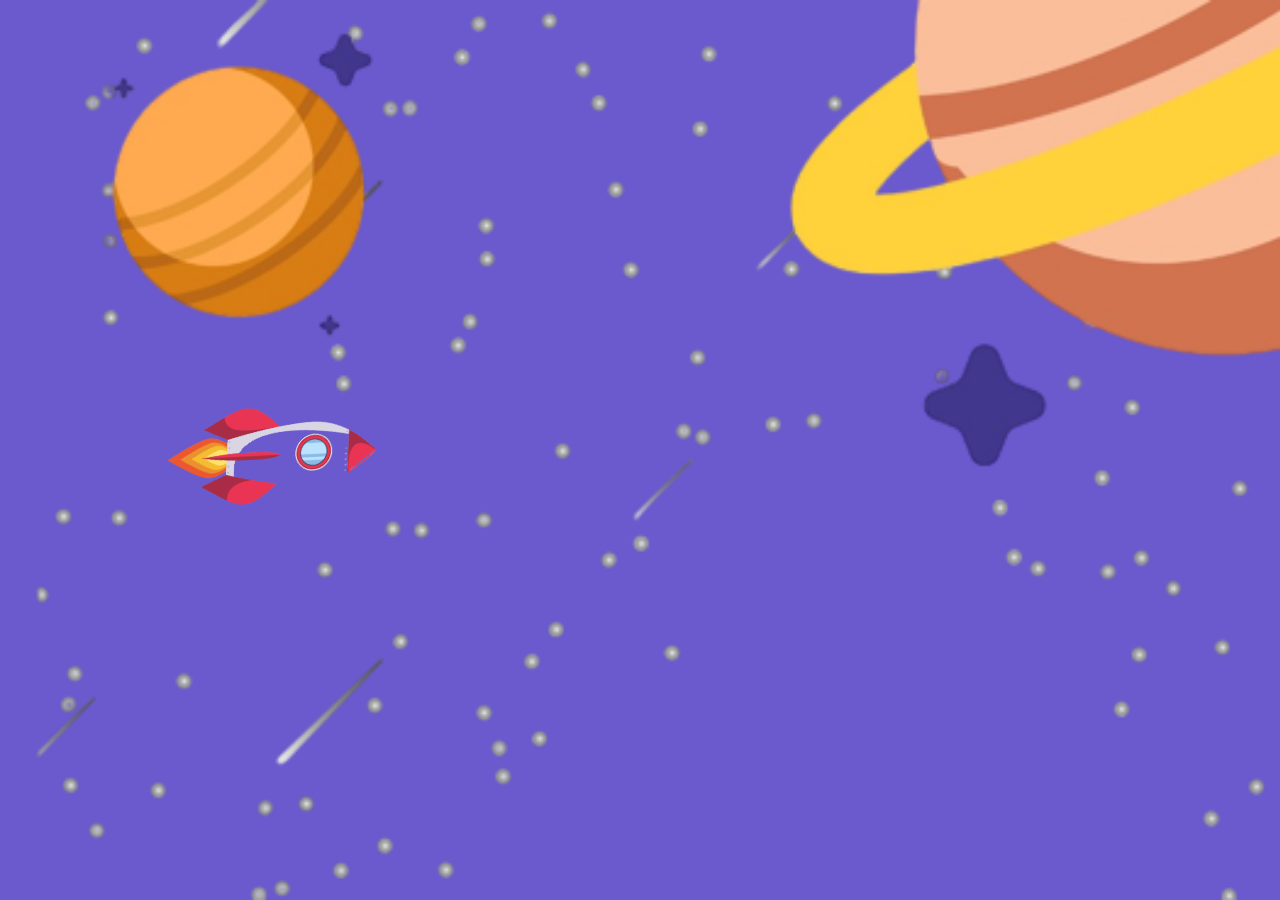
<file: index.html>
<!DOCTYPE html>
<html lang="en">
<head>
    <meta charset="UTF-8">
    <meta name="viewport" content="width=device-width, initial-scale=1.0">
    <title>RocketMan</title>
    <link rel="stylesheet" href="style.css">
</head>
<body>

    <div class="container">
        <div class="rocket">
            <img class="imrocket" src="rocket.png" alt="">
        </div>
        <div class="rocketman">
            <img src="man.png" alt="" class="man">
        </div>
    </div>
    
</body>
</html>
</file>
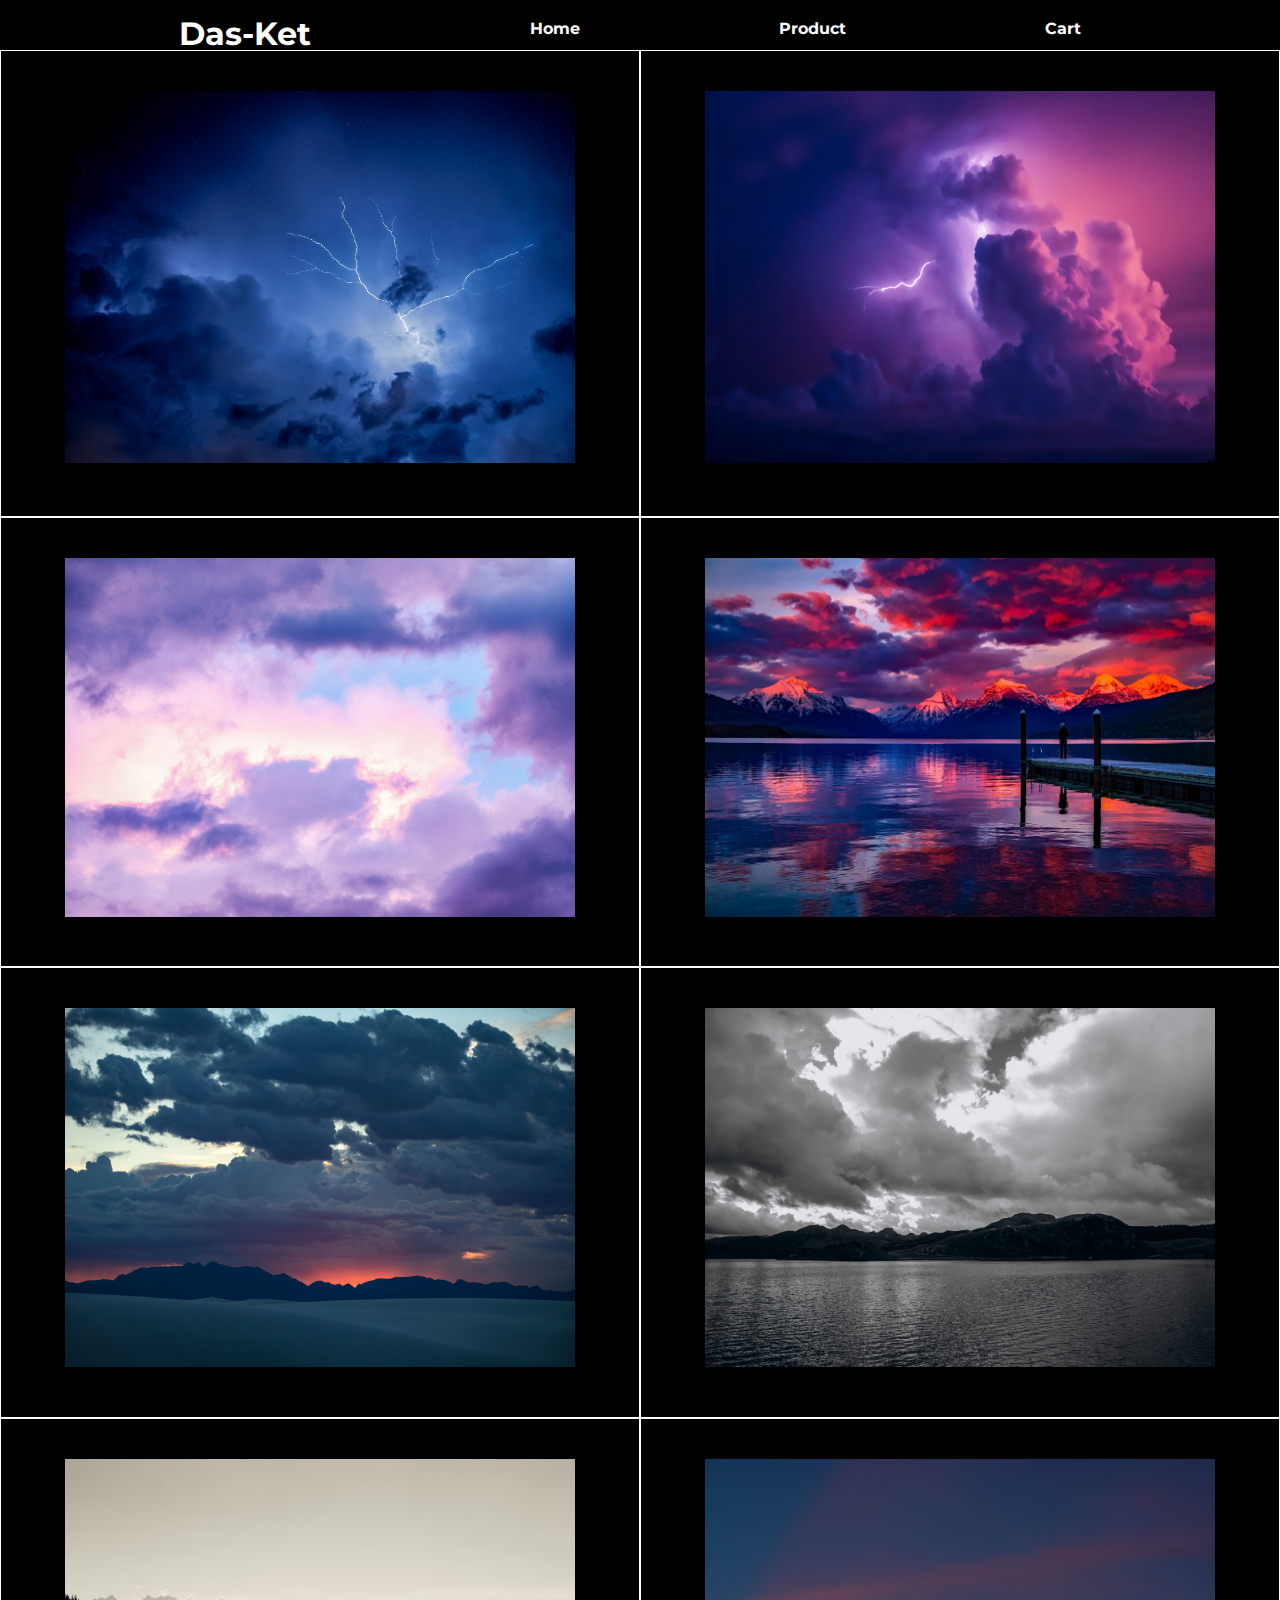
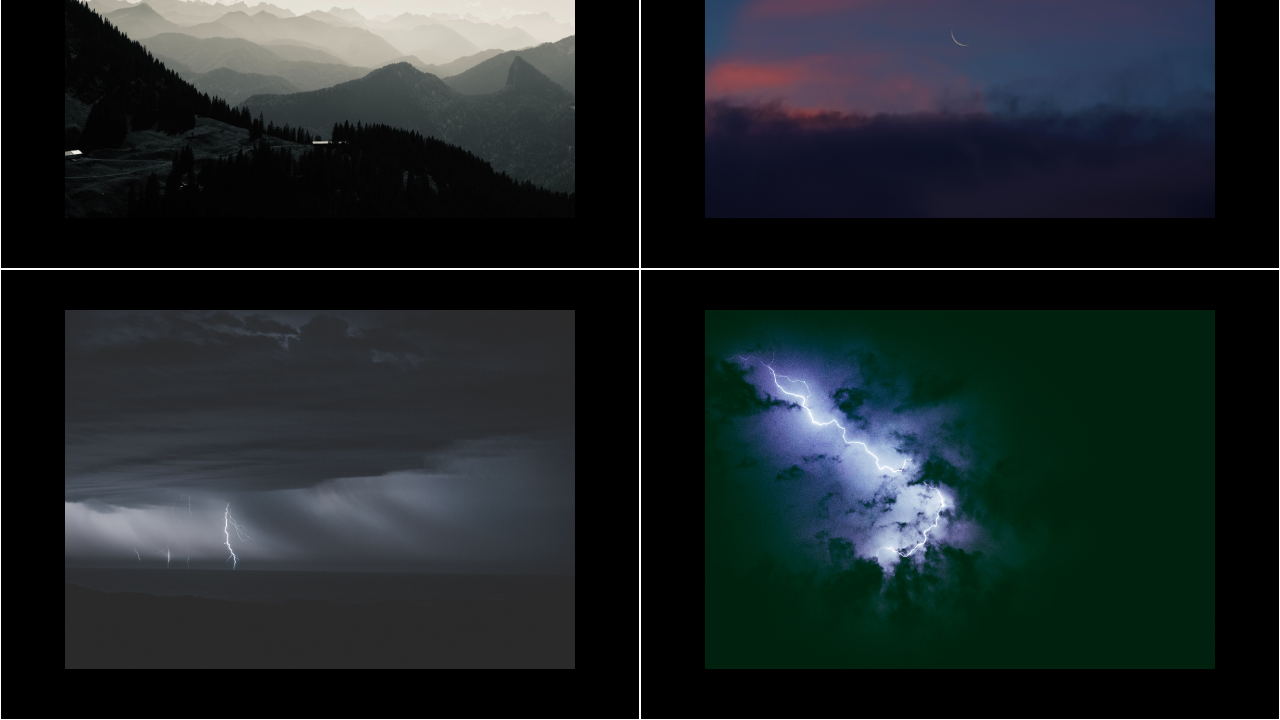
<file: p1/index.html>
<!-- 

    Project: E-commerce Product Listing Page

Description:
Create a product listing page for an e-commerce website. This project will involve designing a page that displays a list of products with their images, descriptions, prices, and the option to add them to a shopping cart. You can use dummy product data for this exercise.

Requirements:

HTML Structure:

Create an HTML structure for the product listing page, including a header, product grid, shopping cart, and footer.
CSS Styling:

Apply CSS styles to structure the layout using the box model (margin, padding, border).
Utilize the float property to arrange products in a grid-like fashion.
Implement Flexbox to style the header and shopping cart area, allowing for easy alignment of elements.
Product Cards:

Each product should be displayed in a "card" format with an image, product name, description, price, and an "Add to Cart" button.
Grid Layout:

Use CSS to create a grid layout for displaying multiple products side by side. You can use floats or CSS grid for this.
Navigation:

Create a simple navigation bar in the header that may include links like "Home," "Products," and "Cart."
Shopping Cart:

Design a shopping cart section where selected products can be added.
Implement basic functionality to add products to the cart when the "Add to Cart" button is clicked.
Styling and Design:

Apply CSS styles to make your product listing visually appealing.
Use appropriate fonts, colors, and background styles.
Responsiveness:

Ensure your website is responsive using media queries to adapt the layout for different screen sizes (e.g., mobile, tablet, desktop).
Interaction:

Add hover effects to product cards, like a change in background color or image zoom.
Use CSS transitions to create smooth animations for button interactions.
Testing:

Test your website on different browsers to ensure compatibility.
Test on various devices to confirm responsiveness.
Bonus (Optional):

Create a separate product detail page that provides more information when a product card is clicked.
Implement a shopping cart summary that shows the items added to the cart.


 -->

<!DOCTYPE html>
<html lang="en">
<head>
    <meta charset="UTF-8">
    <meta name="viewport" content="width=device-width, initial-scale=1.0">
    <title>Das-ket</title>
    <link rel="stylesheet" href="style.css">
    <link rel="preconnect" href="https://fonts.googleapis.com">
<link rel="preconnect" href="https://fonts.gstatic.com" crossorigin>
<link href="https://fonts.googleapis.com/css2?family=Montserrat&display=swap" rel="stylesheet">
</head>
<body>

    <nav class="navbar">

        <div class="title">
        </div>
        <div class="nav-items">
            <h1 class="sell-mall">Das-Ket</h1>
            <h4>Home</h4>
            <h4>Product</h4>
            <h4>Cart</h4>
        </div>

    </nav>

     <div class="content">
      <div class="g1">
       <img class="img1" src="c7.jpg" alt="">
      </div>
      <div class="g2">
        <img class="img1" src="c8.jpg" alt="">
      </div>
       <div class="g3">
        <img class="img1 scroll-image" src="c3.jpg" alt="">
       </div>
       <div class="g4">
        <img class="img1 scroll-image" src="c4.jpg" alt="">
       </div>
       <div class="g5">
        <img class="img1" src="c5.jpg" alt="">
      </div>
      <div class="g6">
        <img class="img1" src="c6.jpg" alt="">
      </div>
      <div class="g7">
        <img class="img1 scroll-image" src="c1.jpg" alt="">
      </div>
      <div class="g8">
        <img class="img1 scroll-image" src="c2.jpg" alt="">
      </div>
      <div class="g9">
        <img class="img1" src="c9.jpg" alt="">
      </div>
      <div class="g10">
        <img class="img1" src="c10.jpg" alt="">
      </div>


     </div>

    <script src="script.js"></script>
</body>
</html>
</file>
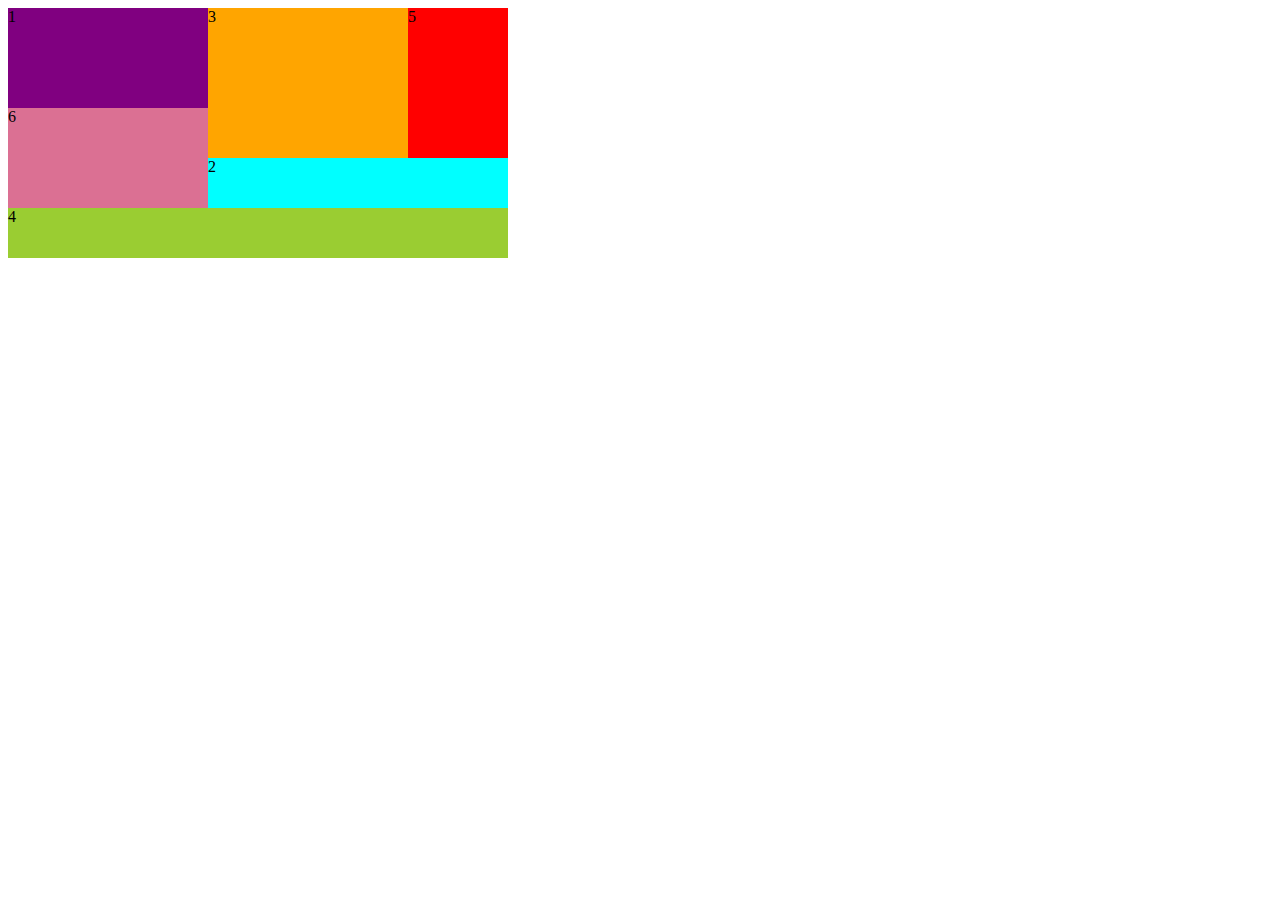
<file: p2/index.html>
<!DOCTYPE html>
<html lang="en">
<head>
    <meta charset="UTF-8">
    <meta name="viewport" content="width=device-width, initial-scale=1.0">
    <title>Document</title>
    <link rel="stylesheet" href="style.css">
</head>
<body>
    

    <div class="main">
        <div class="item1 c">1</div>
        <div class="item2 c">2</div>
        <div class="item3 c">3</div>
        <div class="item4 c">4</div>
        <div class="item5 c">5</div>
        <div class="item6 c">6</div>
    </div>

</body>
</html>
</file>
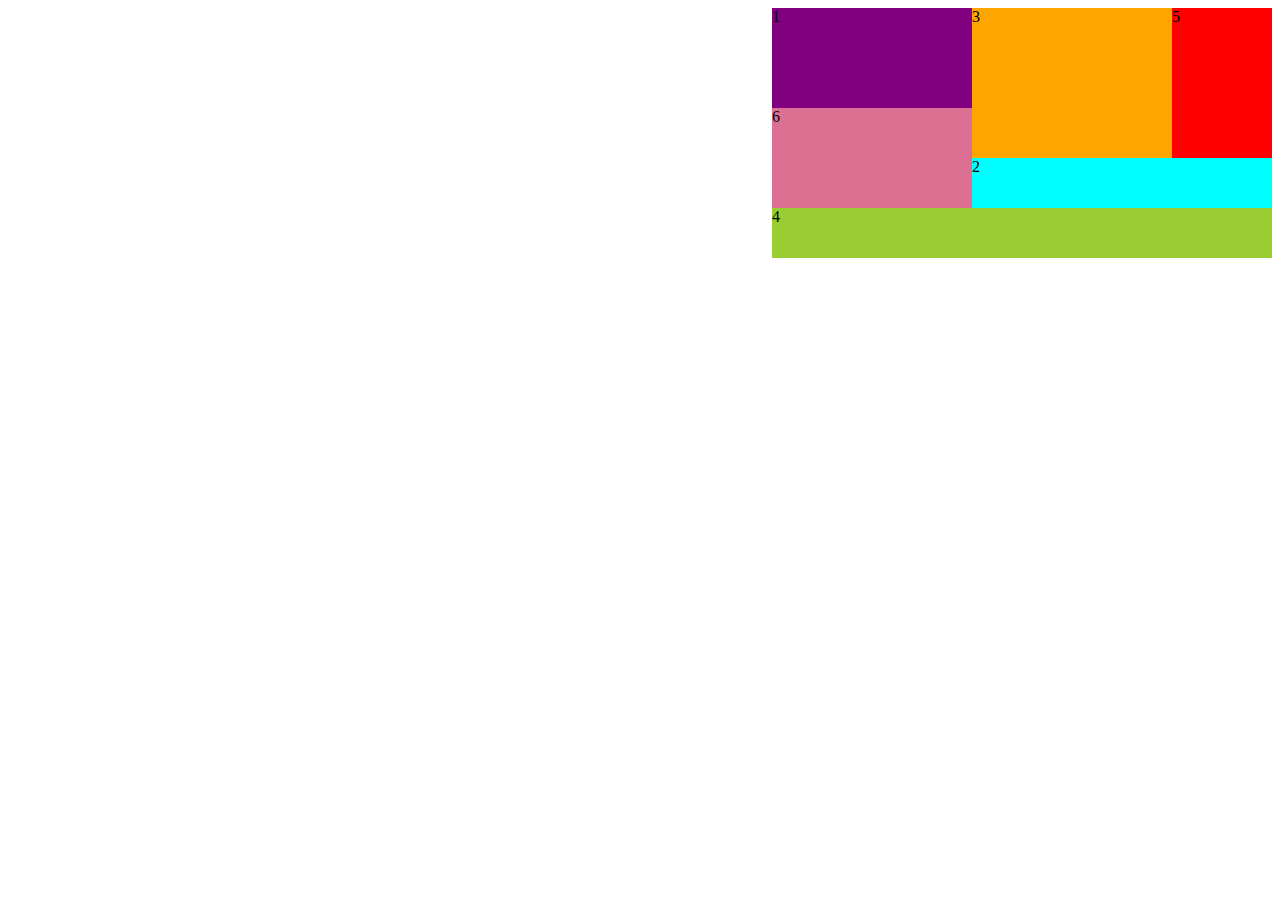
<file: p3/index.html>
<!DOCTYPE html>
<html lang="en">
<head>
    <meta charset="UTF-8">
    <meta name="viewport" content="width=device-width, initial-scale=1.0">
    <title>Document</title>
    <link rel="stylesheet" href="style.css">
</head>
<body>
    

    <div class="m">
    <div class="main">
        <div class="item1 c">1</div>
        <div class="item2 c">2</div>
        <div class="item3 c">3</div>
        <div class="item4 c">4</div>
        <div class="item5 c">5</div>
        <div class="item6 c">6</div>
    </div>
</div>

</body>
</html>
</file>
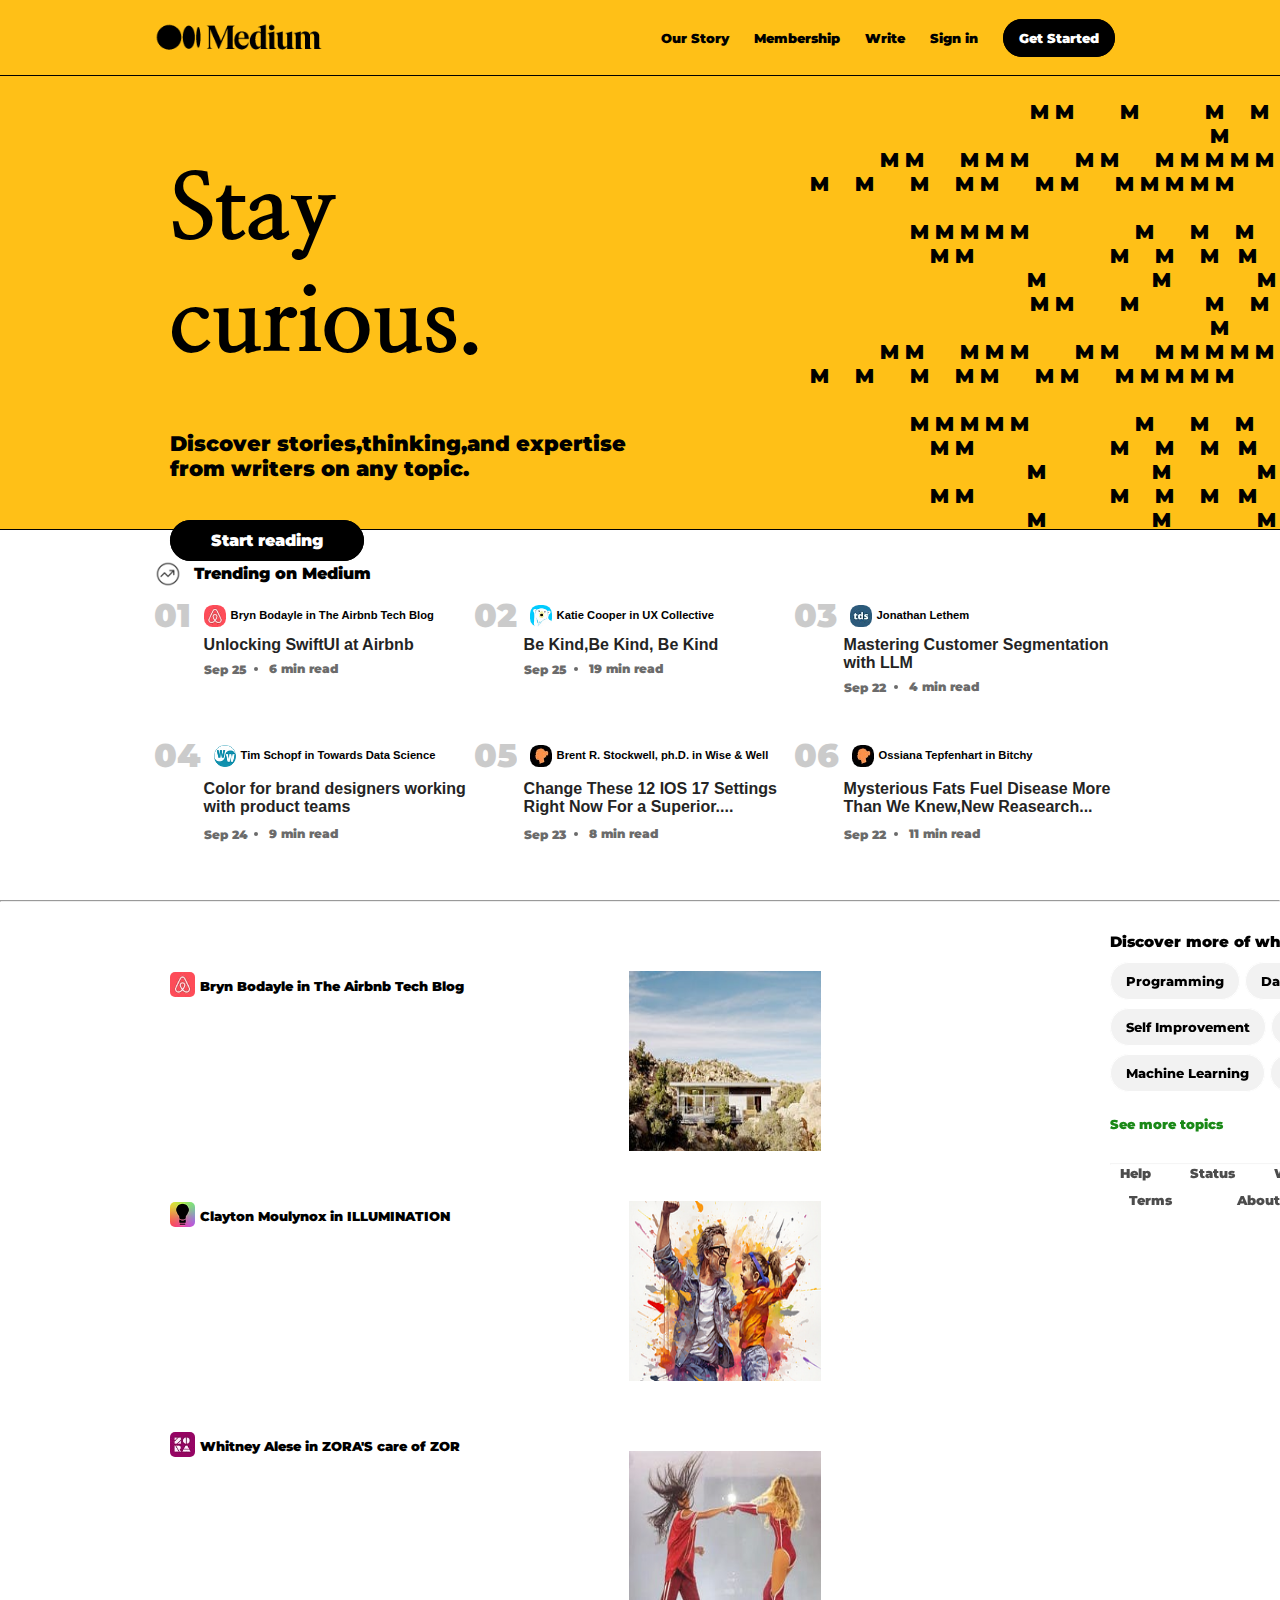
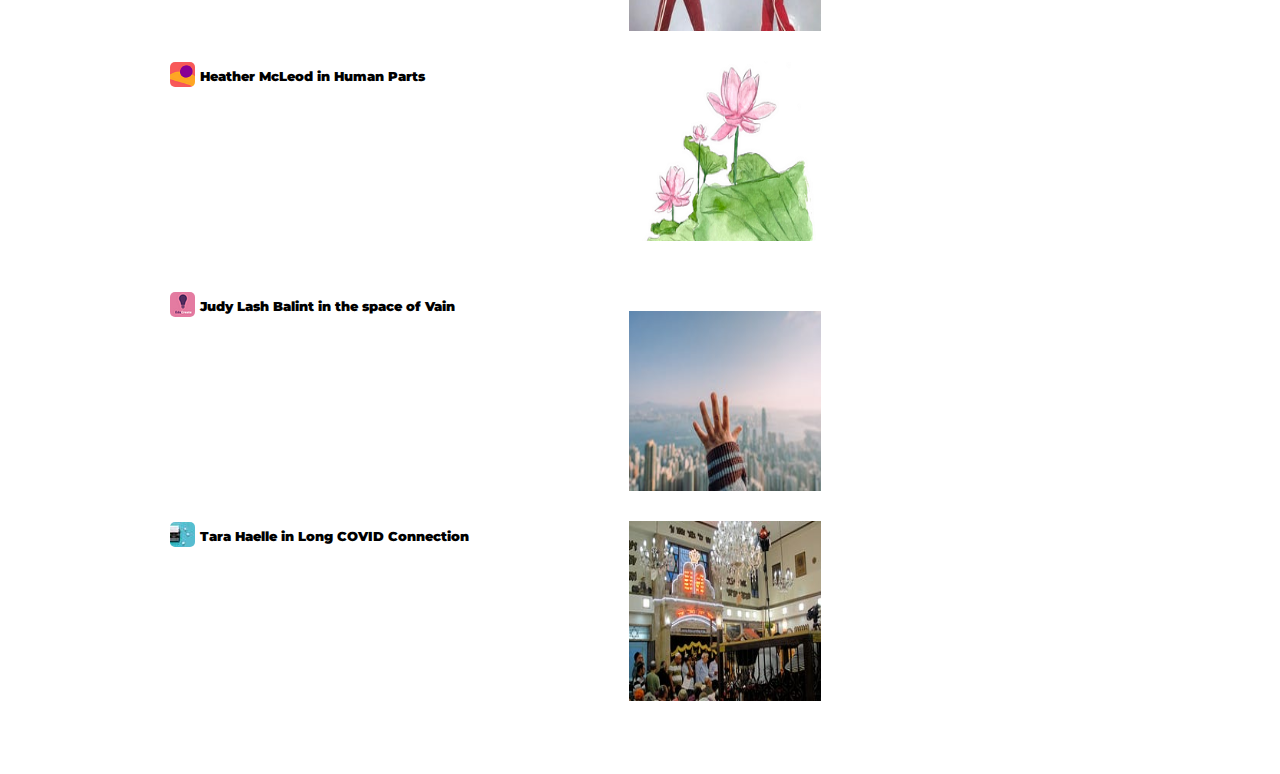
<file: p4/index.html>
<!DOCTYPE html>
<html lang="en">

<head>
    <meta charset="UTF-8">
    <meta name="viewport" content="width=device-width, initial-scale=1.0">
    <title>Medium-Where good ideas find you.</title>
    <link rel="stylesheet" href="style.css">
    <link rel="preconnect" href="https://fonts.googleapis.com">
    <link rel="preconnect" href="https://fonts.gstatic.com" crossorigin>
    <link href="https://fonts.googleapis.com/css2?family=Nanum+Myeongjo&display=swap" rel="stylesheet">
    <link rel="preconnect" href="https://fonts.googleapis.com">
    <link rel="preconnect" href="https://fonts.gstatic.com" crossorigin>
    <link href="https://fonts.googleapis.com/css2?family=Montserrat&display=swap" rel="stylesheet">
    <link rel="icon" href="icons8-medium-16.png" type="image/png">

    <script>
        document.addEventListener('DOMContentLoaded', function () {
            const navbar = document.querySelector('.navbar');
            const scrollThreshold = 370; // Adjust this value to your desired scroll point
            const image = document.getElementById('myImage');
            const get = document.getElementById('get');

            window.addEventListener('scroll', () => {
                if (window.scrollY >= scrollThreshold) {
                    navbar.style.backgroundColor = 'white';
                    image.style.filter = 'grayscale(100%) brightness(1000%)';
                    get.style.backgroundColor = 'rgb(26, 137, 23)';
                    get.style.borderColor = 'rgb(26, 137, 23)';

                    get.addEventListener('mouseover', function () {
                        get.style.backgroundColor = '#006400';
                        get.style.borderColor = '#006400';
                    });
                    get.addEventListener('mouseout', function () {
                        get.style.backgroundColor = 'rgb(26, 137, 23)';
                        get.style.borderColor = 'rgb(26, 137, 23)';
                    });


                } else {
                    navbar.style.backgroundColor =
                        '#ffc017'; // Reset to transparent if not scrolled far enough
                    image.style.filter = '';
                    get.style.backgroundColor = 'black';
                    get.style.borderColor = 'black';
                    get.addEventListener('mouseout', function () {
                        get.style.backgroundColor = 'rgb(26, 137, 23)';
                        get.style.borderColor = 'rgb(26, 137, 23)';
                    });
                }
            });
        });
    </script>



</head>

<body>
    <div class="navbar">
        <div class="logo">
            <img id="myImage" src="logo.png" alt="">
        </div>
        <div class="links">
            <a href="">Our Story</a>
            <a href="">Membership</a>
            <a href="">Write</a>
            <a href="">Sign in</a>
            <a id="get" href="">Get Started</a>
        </div>
    </div>

    <div class="main">
        <div class="top1">
            <h1 class="stay">Stay curious.</h1>
            <h4 class="discover">Discover stories,thinking,and expertise <br> from writers on any topic.</h4>
            <div class="secret">
                <a class="start-reading" href="">Start reading</a>
            </div>
        </div>
        <div class="top2">

            <div class="line1">
                <span style="position: relative; left: 120px;">M</span>
                <span style="position: relative; left: 120px;">M</span>
                <span style="position: relative; left: 160px;">M</span>
                <span style="position: relative; left: 220px;">M</span>
                <span class="a1" style="position: relative; left: 240px;">M</span>
                <span style="position: relative; left: 300px;">M</span>
                <span style="margin-left: 300px;">M</span>
            </div>

            <div class="line2">
                <span style="position: relative;right: 30px;">M</span>
                <span class="a2" style="position: relative; right: 30px;">M</span>
                <span>M</span>
                <span>M</span>
                <span>M</span>
                <span style="position: relative; left: 40px;">M</span>
                <span class="a3" style="position: relative;left: 40px;">M</span>
                <span style="position: relative;left: 70px;">M</span>
                <span style="position: relative;left: 70px;">M</span>
                <span style="position: relative;left: 70px;">M</span>
                <span style="position: relative;left: 70px;">M</span>
                <span style="position: relative;left: 70px;">M</span>
                <span style="position: relative; left: 110px;">M</span>
                <span style="position: relative;left: 130px;">M</span>
            </div>

            <div class="line3">
                <span style="position: relative;right: 100px;">M</span>
                <span class="a4" style="position: relative; right: 80px;">M</span>
                <span style="position: relative; right: 50px;">M</span>
                <span style="position: relative; right: 30px;">M</span>
                <span style="position: relative; right: 30px;">M</span>
                <span style="position: relative; left: 0px;">M</span>
                <span class="a5" style="position: relative;left: 0px;">M</span>
                <span style="position: relative;left: 30px;">M</span>
                <span style="position: relative;left: 30px;">M</span>
                <span style="position: relative;left: 30px;">M</span>
                <span style="position: relative;left: 30px;">M</span>
                <span style="position: relative;left: 30px;">M</span>
                <span style="position: relative; left: 110px;">M</span>
                <span style="position: relative;left: 130px;">M</span>
                <span style="position: relative;left: 130px;">M</span>
            </div>

            <div class="line4">
                <span style="position: relative;left: 470px;">M</span>
                <span style="position: relative;left: 370px;">M</span>
            </div>

            <div class="line5">
                <span>M</span>
                <span>M</span>
                <span>M</span>
                <span>M</span>
                <span class="a9">M</span>
                <span style="position: relative;left: 100px;">M</span>
                <span class="a8" style="position: relative;left: 130px;">M</span>
                <span style="position: relative;left: 150px;">M</span>
                <span style="position: relative;left: 170px;">M</span>
                <span class="a7" style="position: relative;left: 190px;">M</span>
                <span style="position: relative;left: 203px;">M</span>
                <span class="a6" style="position: relative;left: 203px;">M</span>
            </div>

            <div class="line6">
                <span style="position: relative;left: 20px;">M</span>
                <span class="a12" style="position: relative;left: 20px;">M</span>
                <span class="a11" style="position: relative;left: 150px;">M</span>
                <span style="position: relative;left: 170px;">M</span>
                <span style="position: relative;left: 190px;">M</span>
                <span style="position: relative;left: 203px;">M</span>
                <span style="position: relative;left: 243px;">M</span>
                <span class="a10" style="position: relative;left: 243px;">M</span>
                <span style="position: relative;left: 274px;">M</span>
            </div>

            <div class="line7">
                <span style="position: relative;left: 117px;">M</span>
                <span class="a13" style="position: relative;left: 217px;">M</span>
                <span style="position: relative;left: 297px;">M</span>
                <span class="a14" style="position: relative;left: 397px;">M</span>
            </div>

            <div class="line8">
                <span class="a15" style="position: relative; left: 120px;">M</span>
                <span class="a16" style="position: relative; left: 120px;">M</span>
                <span style="position: relative; left: 160px;">M</span>
                <span style="position: relative; left: 220px;">M</span>
                <span class="a17" style="position: relative; left: 240px;">M</span>
                <span style="position: relative; left: 300px;">M</span>
                <span style="margin-left: 300px;">M</span>
            </div>

            <div class="line9">
                <span style="position: relative;right: 30px;">M</span>
                <span class="a18" style="position: relative; right: 30px;">M</span>
                <span>M</span>
                <span>M</span>
                <span>M</span>
                <span style="position: relative; left: 40px;">M</span>
                <span class="a19" style="position: relative;left: 40px;">M</span>
                <span style="position: relative;left: 70px;">M</span>
                <span style="position: relative;left: 70px;">M</span>
                <span style="position: relative;left: 70px;">M</span>
                <span style="position: relative;left: 70px;">M</span>
                <span style="position: relative;left: 70px;">M</span>
                <span style="position: relative; left: 110px;">M</span>
                <span style="position: relative;left: 130px;">M</span>
            </div>

            <div class="line10">
                <span style="position: relative;right: 100px;">M</span>
                <span class="a20" style="position: relative; right: 80px;">M</span>
                <span style="position: relative; right: 50px;">M</span>
                <span style="position: relative; right: 30px;">M</span>
                <span style="position: relative; right: 30px;">M</span>
                <span style="position: relative; left: 0px;">M</span>
                <span class="a21" style="position: relative;left: 0px;">M</span>
                <span style="position: relative;left: 30px;">M</span>
                <span style="position: relative;left: 30px;">M</span>
                <span style="position: relative;left: 30px;">M</span>
                <span style="position: relative;left: 30px;">M</span>
                <span class="a22" style="position: relative;left: 30px;">M</span>
                <span style="position: relative; left: 110px;">M</span>
                <span style="position: relative;left: 130px;">M</span>
                <span style="position: relative;left: 130px;">M</span>
            </div>

            <div class="line11">
                <span style="position: relative;left: 470px;">M</span>
                <span style="position: relative;left: 370px;">M</span>
            </div>

            <div class="line12">
                <span>M</span>
                <span class="a23">M</span>
                <span>M</span>
                <span class="a24">M</span>
                <span>M</span>
                <span style="position: relative;left: 100px;">M</span>
                <span style="position: relative;left: 130px;">M</span>
                <span class="a25" style="position: relative;left: 150px;">M</span>
                <span class="a26" style="position: relative;left: 170px;">M</span>
                <span style="position: relative;left: 190px;">M</span>
                <span style="position: relative;left: 203px;">M</span>
                <span class="a27" style="position: relative;left: 203px;">M</span>
            </div>

            <div class="line13">
                <span style="position: relative;left: 20px;">M</span>
                <span class="a28" style="position: relative;left: 20px;">M</span>
                <span style="position: relative;left: 150px;">M</span>
                <span style="position: relative;left: 170px;">M</span>
                <span style="position: relative;left: 190px;">M</span>
                <span style="position: relative;left: 203px;">M</span>
                <span class="a29" style="position: relative;left: 243px;">M</span>
                <span class="a30" style="position: relative;left: 243px;">M</span>
                <span style="position: relative;left: 274px;">M</span>
            </div>

            <div class="line14">
                <span class="a31" style="position: relative;left: 117px;">M</span>
                <span style="position: relative;left: 217px;">M</span>
                <span style="position: relative;left: 297px;">M</span>
                <span style="position: relative;left: 397px;">M</span>
            </div>

            <div class="line15">
                <span style="position: relative;left: 20px;">M</span>
                <span style="position: relative;left: 20px;">M</span>
                <span style="position: relative;left: 150px;">M</span>
                <span class="a32" style="position: relative;left: 170px;">M</span>
                <span class="a33" style="position: relative;left: 190px;">M</span>
                <span style="position: relative;left: 203px;">M</span>
                <span style="position: relative;left: 243px;">M</span>
                <span style="position: relative;left: 243px;">M</span>
                <span class="a34" style="position: relative;left: 274px;">M</span>
            </div>

            <div class="line16">
                <span style="position: relative;left: 117px;">M</span>
                <span class="a36" style="position: relative;left: 217px;">M</span>
                <span style="position: relative;left: 297px;">M</span>
                <span class="a35" style="position: relative;left: 397px;">M</span>
            </div>

        </div>
    </div>

    <div class="twond">

        <img class="arrow" src="Arrow.png" alt="">
        <p class="trend">Trending on Medium</p>
        <div class="item1 c">
            <p class="count">01</p>
            <div style="display: inline-block;" class="count1">
                <img src="i1.jpg" alt="">
                <p>Bryn Bodayle in The Airbnb Tech Blog</p>
            </div>
            <h6 class="text1 text3">Unlocking SwiftUI at Airbnb</h6>
            <div class="below">
                <p class="date">Sep 25</p>
                <ul class="list">
                    <li class="list-item">6 min read</li>
                </ul>
            </div>
        </div>
        <div class="item2 c">
            <p class="count">02</p>
            <div style="display: inline-block;" class="count1">
                <img src="i2.png" alt="">
                <p>Katie Cooper in UX Collective</p>
            </div>
            <h6 class="text1 text3">Be Kind,Be Kind, Be Kind</h6>
            <div class="below">
                <p class="date">Sep 25</p>
                <ul class="list">
                    <li class="list-item">19 min read</li>
                </ul>
            </div>
        </div>
        <div class="item3 c">
            <p class="count">03</p>
            <div style="display: inline-block;" class="count1">
                <img src="i3.jpg" alt="">
                <p>Jonathan Lethem</p>
            </div>
            <h6 class="text1 text3">Mastering Customer Segmentation <br> with LLM</h6>
            <div class="below">
                <p class="date">Sep 22</p>
                <ul class="list">
                    <li class="list-item">4 min read</li>
                </ul>
            </div>
        </div>
        <div class="item4 c">
            <p class="count count2">04</p>
            <div style="display: inline-block;" class="count1 count2">
                <img src="i4.png" alt="">
                <p>Tim Schopf in Towards Data Science</p>
            </div>
            <h6 class="text2 text1 text3">Color for brand designers working <br> with product teams</h6>
            <div class="below">
                <p class="date">Sep 24</p>
                <ul class="list">
                    <li class="list-item">9 min read</li>
                </ul>
            </div>
        </div>
        <div class="item5 c">
            <p class="count count2">05</p>
            <div style="display: inline-block;" class="count1 count2">
                <img src="i5.jpg" alt="">
                <p>Brent R. Stockwell, ph.D. in Wise & Well</p>
            </div>
            <h6 class="text2 text1 text3">Change These 12 IOS 17 Settings <br> Right Now For a Superior....</h6>
            <div class="below">
                <p class="date">Sep 23</p>
                <ul class="list">
                    <li class="list-item">8 min read</li>
                </ul>
            </div>
        </div>
        <div class="item6 c">
            <p class="count count2">06</p>
            <div style="display: inline-block;" class="count1 count2">
                <img src="i5.jpg" alt="">
                <p>Ossiana Tepfenhart in Bitchy</p>
            </div>
            <h6 class="text2 text1 text3">Mysterious Fats Fuel Disease More <br> Than We Knew,New Reasearch...</h6>
            <div class="below">
                <p class="date">Sep 22</p>
                <ul class="list">
                    <li class="list-item">11 min read</li>
                </ul>
            </div>
        </div>
    </div>
    <hr style="margin-top: 30px;">
    <div class="threend">

        <div class="threendOne">


            <div class="main3">
                <div class="e1">
                  
                    <img class="mi" src="Bigimgtitle1.jpg" alt="">
                    <span class="me">Bryn Bodayle in The Airbnb Tech Blog</span>
                <img class="mmi mme" src="Bigimg1.jpg" alt="">
                </div>
                <div class="e2">
                   
                    <img class="mi" src="Bigimgtitle2.png" alt="">
                    <span class="me">Clayton Moulynox in ILLUMINATION</span>
                    <img class="mmi mme" src="Bigimg2.png" alt="">
                </div>
                <div class="e3">
                   
                    <img class="mi" src="Bigimgtitle3.jpg" alt="">
                    <span class="me">Whitney Alese in ZORA'S care of ZOR</span>
                    <img class="mmi mme g3 g5 g7"  src="Bigimg3.jpg" alt="">
                </div>
                <div class="e4">
                   
                    <img class="mi" src="Bigimgtitle4.png" alt="">
                    <span class="me">Heather McLeod in Human Parts</span>
                    <img class="mmi mme g4"  src="Bigimg4.png" alt="">
                </div>
                <div class="e5">
                  
                    <img class="mi" src="Bigimgtitle5.png" alt="">
                    <span class="me">Judy Lash Balint in the space of Vain</span>
                    <img class="mmi mme g3 g5"  src="Bigimg5.jpg" alt="">
                </div>
                <div class="e6">
                   
                    <img class="mi" src="Bigimgtitle6.jpg" alt="">
                    <span class="me">Tara Haelle in Long COVID Connection</span>
                  <img class="mmi mme"  src="bigimg6.jpg" alt="">
                </div>
            </div>


        </div>
        <div class="threendTwo">
            <div class="main2">
                <div class="stick">
                    <h6 class="dis">Discover more of what matters to you</h6>
                    <div class="spans">
                        <span class="pro1">Programming</span>
                        <span class="pro2">Data Science</span>
                        <span class="pro3">Technology</span>
                    </div>
                    <br>
                    <div class="span1">
                        <span class="pro4">Self Improvement</span>
                        <span class="pro5">Writing</span>
                        <span class="pro6">Relationships</span>
                    </div>
                    <br>
                    <div class="span2">
                        <span class="pro7">Machine Learning</span>
                        <span class="pro8">Productivity</span>
                        <span class="pro10">Politics</span>
                    </div>
                    <br>

                    <div class="see">
                        <a href="www.google.com/seemore" class="more">See more topics</a>
                    </div>
                </div>
                <hr style="margin-top: 30px; width: 538px; margin-left: 30px; opacity: 0.1;">
                <div class="mainExtra">
                    <div class="extra">
                        <span class="ex">Help</span>
                        <span class="ex">Status</span>
                        <span class="ex">Writers</span>
                        <span class="ex">Blog</span>
                        <span class="ex">Careers</span>
                        <span class="ex">Privacy</span>
                        <br>
                    </div>
                    <div class="extra2">
                        <span class="ex">Terms</span>
                        <span class="ex">About</span>
                        <span class="ex">Text to speech</span>
                        <span class="ex">Teams</span>
                    </div>
                </div>
            </div>
        </div>
    </div>

    </div>

</body>

</html>
</file>
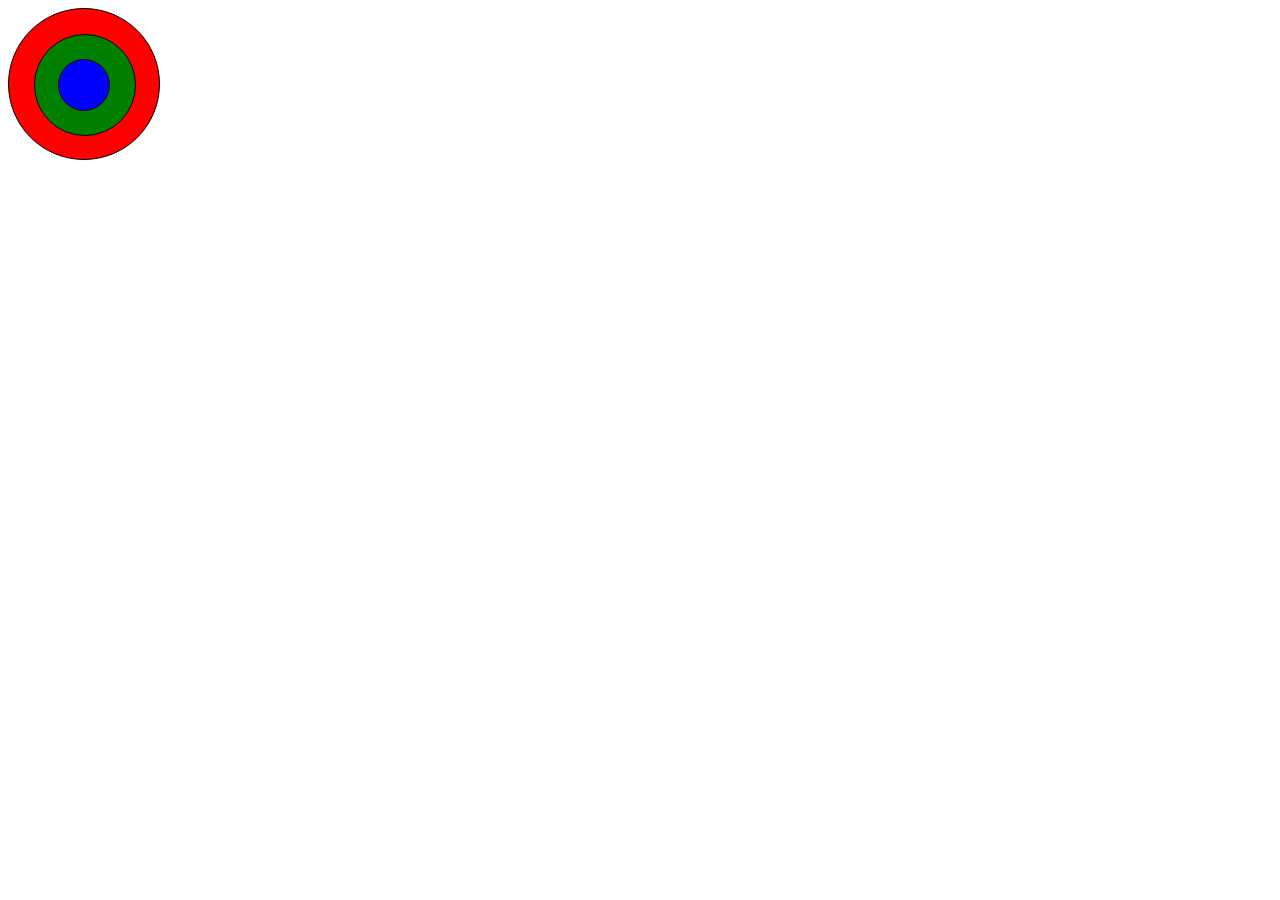
<file: p5/index.html>
<!DOCTYPE html>
<html lang="en">
<head>
    <meta charset="UTF-8">
    <meta name="viewport" content="width=device-width, initial-scale=1.0">
    <title>Circles</title>
    <link rel="stylesheet" href="style.css">
</head>
<body>
    
 <div class="outer">
  <div class="inner">
    <div class="innerest">

    </div>
  </div>
 </div>

</body>
</html>
</file>
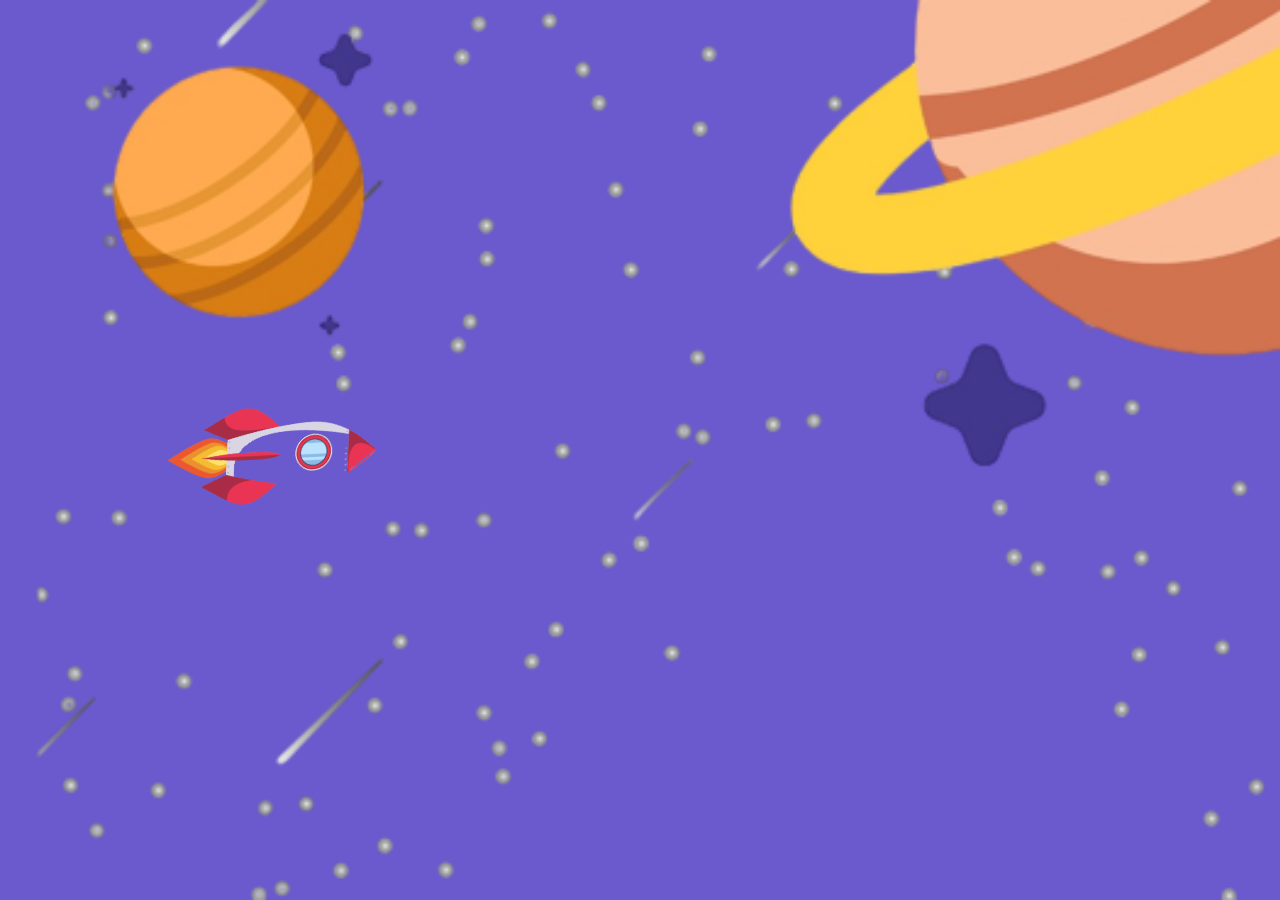
<file: p6-RocketAnimation/index.html>
<!DOCTYPE html>
<html lang="en">
<head>
    <meta charset="UTF-8">
    <meta name="viewport" content="width=device-width, initial-scale=1.0">
    <title>RocketMan</title>
    <link rel="stylesheet" href="style.css">
</head>
<body>

    <div class="container">
        <div class="rocket">
            <img class="imrocket" src="rocket.png" alt="">
        </div>
        <div class="rocketman">
            <img src="man.png" alt="" class="man">
        </div>
    </div>
    
</body>
</html>
</file>
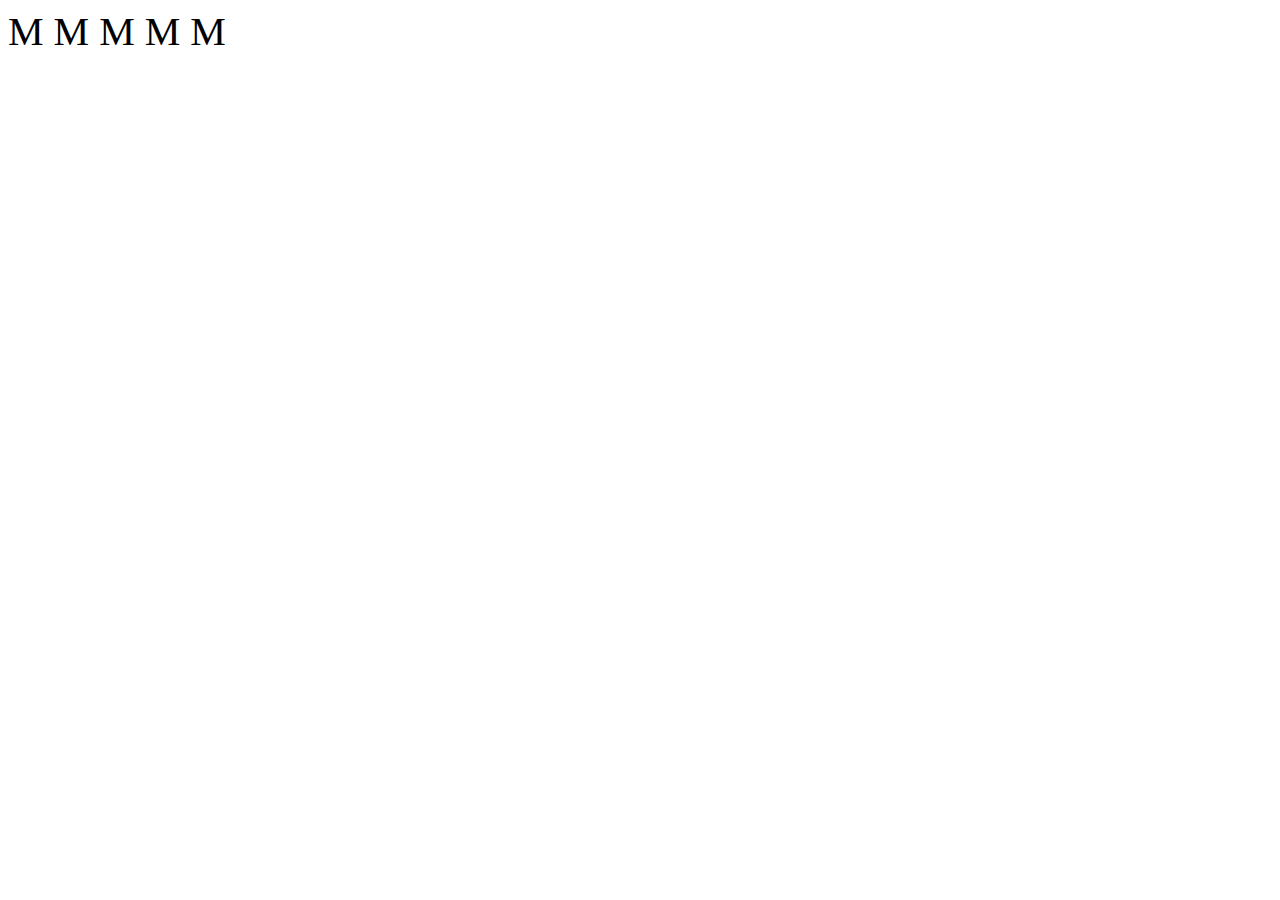
<file: practiceOfAnimation/index.html>
<!DOCTYPE html>
<html lang="en">
<head>
    <meta charset="UTF-8">
    <meta name="viewport" content="width=device-width, initial-scale=1.0">
    <title>Document</title>
    <link rel="stylesheet" href="style.css">
</head>
<body>
    
    <span class="a1 all">M</span>
    <span class="a2 all">M</span>
    <span class="a3 all">M</span>
    <span class="a4 all">M</span>
    <span class="a5 all">M</span>
</body>
</html>
</file>
<file: style.css>
div{
    height: 100vh;
    width: 100vw;
    background-color: slateblue;
    background-size: cover;
    background-image: url('bgm.png');
    animation-name: moveImage;
    animation-duration: 5s;
    animation-iteration-count: 1;
    transition: background-position 1s ease;
    animation-fill-mode: forwards;
}

*{
    margin: 0;
    padding:0;
}

@keyframes moveImage {
    
    0% {
        background-position: 0 0;
      }
      100% {
        background-position: -27000px 0; 
      }

}

@keyframes moveRocket {

0%{
      bottom: 100px;
      top: 350px;
}

50%{

    top: 150px;
}

100%{
    top: 350px;
}
    
}

.rocket{
    background: none;
    height: 200px;
    width: 200px;
    transform: rotate(45deg);
    position: absolute;
    top: 350px;
    bottom: 100px;
    left: 135px;
    /* animation-name: moveRocket;
    animation-duration: 1s;
    animation-iteration-count: 5; */
    animation: moveRocket 1s 5, rocketMoveUp 1s 1 5s forwards,rocketGoes 2s 1 6s forwards;

}

@keyframes rocketGoes {

    0%{
        top: 350px;
        transform: rotate(-45deg);
    }

    50%{
        top: 380px;
    }

    100%{
        top: -342px;
    }
    

}

.imrocket{
    height: 100%;
    width: 100%;
}

@keyframes moveMan {
    
    0%{
        top: 400px;
        left: -40px;
    }

    100%{
        top: 320px;
        left: 200px;
    }


}

@keyframes rocketMoveUp {

    0%{
        top: 350px;
    }

    100%{
        transform: rotate(-45deg);
    }
    
}

@keyframes insertMan{

    0%{
        top: 320px;
        left: 200px;
    }

    100%{
        top: 270px;
        left: 270px;
        transform: scale(0);
    }

}

.rocketman{
    background: none;
    height: 80px;
    width: 40px;
    position: absolute;
    top: 400px;
    /* bottom: 900px; */
    left: -40px;
    animation: moveMan 2s 1,insertMan 0.4s 1 2s;
    /* animation-name: moveMan;
    animation-duration: 2s;
    animation-iteration-count: 1; */
}

.man{
    height: 100%;
    width: 100%;
}
</file>
<file: p1/style.css>
*{
    margin: 0;
    padding: 0;
    color: white;
    font-family: 'Montserrat', sans-serif;
}

.navbar{
    height: 7vh;
    width: 100%;
    background-color: black;
    position: fixed;
}

.title{
    display: inline-block;
    position: relative;
    top: 10px;
    left: 10px;
}

.sell-mall{
    position: relative;
    bottom: 5px;
    right: 20px;
}

.nav-items{
    /* display: inline-block; */
    display: flex;
    flex-direction: row;
    flex-wrap: wrap;
    justify-content: space-evenly;
       
}

.content{
    display: grid;
     grid-template-columns: repeat(2,50%);
     /* background-color:  #071952; */
     background-color: black;
     height: 2270px;
     position: relative;
     top: 50px;
     text-align: center;
     /* position: sticky;
     top: 0px; */

}

div.content div{
    border: 0.4px solid white;
}


body::-webkit-scrollbar{
    display: none;
}

.img1{
    height: 80%;
    width: 80%;
    display: block;
    margin: 0 auto;
    margin-top: 40px;
    transition: transform 0.3s cubic-bezier(0.25, 0.46, 0.45, 0.94);
    /* display: flex;
    justify-content: center;
    margin-left: 38px;
    margin-top: 20px; */
}

.img1:hover{
    /* opacity: 0.1; */
    transform: scale(1.2);
    opacity: 0.5;
}

.img1:hover + .down{
    opacity: 1;
    transform: scale(1.2);
}

.down:hover + .img1{
    opacity: 0.5;
}




.down{
    height: 5%;
    width: 5%;
    position: absolute;
    top: 0;
    left: 0;
    opacity: 0; /* Initially hidden */
}
</file>
<file: p2/style.css>
/* .c{
    height: 100px;
    width: 100px;
} */

.item1{

    background-color: purple;
    grid-column: 1/3;
    grid-row: 1/3;

}

.item2{
    background-color: aqua;
    grid-column: 3/6;
    grid-row: 4/5;
    
}
.item3{
    background-color: orange;
    grid-column: 3/5;
    grid-row: 1/4;
    
}
.item4{
    background-color: yellowgreen;
    grid-column: 1/6;
    grid-row: 5/6;
    
}
.item5{

    background-color: red;
    grid-column: 5/6;
    grid-row: 1/4;
    
}
.item6{

    background-color: palevioletred;
    grid-column: 1/3;
    grid-row: 3/5;
    
}

div.main{

    display: grid;
    grid-template-columns: repeat(5,100px);
    grid-template-rows: repeat(5,50px);

}
</file>
<file: p3/style.css>
/* .c{
    height: 100px;
    width: 100px;
} */

.item1{

    background-color: purple;
    grid-area: i1;

}

.item2{
    background-color: aqua;
    grid-area: i2;
    
}
.item3{
    background-color: orange;
    grid-area: i3;
    
}
.item4{
    background-color: yellowgreen;
    grid-area: i4;
    
}
.item5{

    background-color: red;
    grid-area: i5;
    
}
.item6{

    background-color: palevioletred;
    grid-area: i6;
    
}

div.main{

    display: grid;
    grid-template-columns: repeat(5,100px);
    grid-template-rows: repeat(5,50px);
    grid-template-areas:
    "i1 i1 i3 i3 i5"
    "i1 i1 i3 i3 i5"
    "i6 i6 i3 i3 i5"
    "i6 i6 i2 i2 i2"
    "i4 i4 i4 i4 i4"

}

div.m{
    display: flex;
    justify-content: end;
}
</file>
<file: p4/style.css>
.navbar{

    background-color: 
    #ffc017;
    height: 75px;
    /* width: 100vw; */
    border-bottom: 1px solid black;
    z-index: 1000;
    transition: background-color 0.9s ease;

}

.logo{
    margin-left: 40px;
}

.logo img{
    height: 45px;
    margin-left: 110px;
    transition: filter 0.9s ease;
}

*{
    margin: 0;
    padding: 0;
    font-weight: 400;
    font-family: 'Montserrat', sans-serif;
    font-weight: 900;
}

.navbar{
    display: flex;
    justify-content: space-between;
    align-items: center;
    position: fixed;
    width: 100%;
}

.links a{
    text-decoration: none;
    color: black;
    margin-right: 20px;
    font-size: 0.8rem;
}

.links{
    margin-right: 145px;
}

#get{
    font-size: 13px;
    border: 1px solid black;
    border-radius: 30px;
    color: white;
    background-color: black;
    /* padding-left: 10px;
    padding-right: 10px; */
    padding: 10px 15px 10px 15px;
    transition: background-color 0.9s ease;
    transition: border-color 0.9s ease;

}

div.main{
    height: 529px;
    background-color: #ffc017;
    display: grid;
    grid-template-columns: repeat(2,50%);
    border-bottom: 1px solid black;
}

.stay{
  font-size: 90px;
  /* margin-bottom: 80px; */
  margin-left: 160px;
  margin-top: 80px;
  font-family: 'Nanum Myeongjo', serif;
}

.top2{

    font-size: 20px;
    /* margin-left: 340px; */
    margin-top: 100px;

}

.discover{

 margin-left: 160px;
 max-lines: 2;
 margin-top: 50px;
 font-size: 1.3rem;
}

.start-reading{
    margin-left: 160px;
    text-decoration: none;
    margin-top: 30px;
    color: white;
    border: 1px solid black;
    border-radius: 30px;
    padding: 10px;
    background-color: black;
    padding-left: 40px;
    padding-right: 40px;
}

.secret{
    margin-top: 50px;
}

.m{
    width: 550px;
     height: 430px;
    margin-top: 75px;
}

div.twond{
    height: 340px;
    background-color: white;
    display: grid;
    grid-template-rows: 200px 140px;
    grid-template-columns: 12vw 25vw 25vw 25vw 8vw;
}

div.threend{
    height: 2000px;
}

.top1{
    margin-top: 75px;
    margin-left: 10px;
}

.arrow{
    height: 28px;
    width: 28px;
    display: grid;
    grid-row: 1/2;
    grid-column: 2/3;
    margin-top: 30px;
}

.trend{
    display: grid;
    grid-row: 1/2;
    grid-column: 2/3;
    margin-top: 34px;
    margin-left: 40px;
}

.item1{
    display: grid;
    grid-row: 1/2;
    grid-column: 2/3;
/* border: 1px solid black; */
}
.item2{
    display: grid;
    grid-row: 1/2;
    grid-column: 3/4;
    /* border: 1px solid black; */
}
.item3{
    display: grid;
    grid-row: 1/2;
    grid-column: 4/5;
    /* border: 1px solid black; */
}
.item4{
    display: grid;
    grid-row: 2/3;
    grid-column:2/3 ;
    /* border: 1px solid black; */
}
.item5{
    display: grid;
    grid-row: 2/3;
    grid-column: 3/4;
    /* border: 1px solid black; */
}
.item6{
    display: grid;
    grid-row: 2/3;
    grid-column: 4/5;
    /* border: 1px solid black; */
}

/* .count1{
    display: grid;
    grid-row: 1/2;
    grid-column: 2/3;
} */

.c{
    display: inline-block;
}

.count{
    margin-top: 65px;
    opacity: 0.2;
    font-size: 33px;
    display: inline-block;
}

.count1{
margin-bottom: 50px;
}

div.c div.count1 img{

    height: 22px;
    width: 22px;
    border-radius: 40%;
    margin-left: 8px;
    display: inline-block;
    
}

.div.count1{
    display: inline-block;
}

div.c div.count1 p{
    display: inline-block;
    font-size: 0.7rem;
    margin-bottom: 30px;
    position: relative;
    bottom: 8px;
    font-weight: 700;
    font-family: sohne, "Helvetica Neue", Helvetica, Arial, sans-serif;
}

.text1{
    position: relative;
    left: 50px;
    bottom: 73px;
    font-size: 16px;
    font-weight: 600;
    color: #242424;
    font-family: sohne, "Helvetica Neue", Helvetica, Arial, sans-serif;
}

.text2{
    position: relative;
    bottom: 76px;
    font-size: 16px;
    font-weight: 700;
}

.count2{
    /* margin-top: 160px; */
    position: relative;
    bottom: 60px;
    height: 1px;
}

.below{
    /* opacity: 0.8; */
    font-size: 12px;
    color: #6B6B6B;
    font-weight: 400;
    font-family: sohne, "Helvetica Neue", Helvetica, Arial, sans-serif;
    position: relative;
    left: 50px;
    bottom: 65px;
}

.list{
    position: relative;
    left: 65px;
    bottom: 16px;
}

.text3{
    font-weight: bolder;
}

.top2{
    margin-left: 270px;
    height: 300px;
}

.a{
    /* display: flex;
    justify-content: space-between; */
}

.m{
    animation-name: anim;
    animation-direction: alternate-reverse;
    animation-duration: 1s;
    animation-iteration-count: infinite;
    animation-fill-mode: forwards;
}

@keyframes anim {
    
    0%{
       visibility: hidden;
       position: relative;
    }
    25%{
        /* display: none; */
        position: relative;
    }
    50%{
       visibility: hidden;
        position: relative;
    }
    75%{
       position: relative;
    }
    100%{
       visibility: visible;
        position: relative;
    }
    
    }



/* .m{
    
    animation-name: anime;
    animation-direction: alternate-reverse;
    animation-duration: 1s;
    animation-iteration-count: infinite;
    animation-fill-mode: forwards;
    
}

@keyframes anime {
    
0%{

}
25%{
    display: none;
}
50%{
    
}
75%{
    display: none;
}
100%{
    display: inline;
}

}

.m2{


    animation-name: anime2;
    animation-direction: alternate-reverse;
    animation-duration: 1s;
    animation-iteration-count: infinite;
    animation-fill-mode: forwards;

}

@keyframes anime2 {
    
    0%{
        display: none;
    }
    25%{
       
    }
    50%{
        display: none;
    }
    75%{
       
    }
    100%{
        display: inline;
    }
    

}

.m3{
    display: flex;
    flex-direction: row;
    justify-content: space-between;
    
} */

.twond{

    

}

.top2{
    font-family: medium-content-sans-serif-font, -apple-system, BlinkMacSystemFont, "Segoe UI", Roboto, Oxygen, Ubuntu, Cantarell, "Open Sans", "Helvetica Neue", sans-serif;
}

.a1{

    animation-name: anim;
    animation-direction: alternate;
    animation-duration: 18.5s;
    animation-iteration-count: infinite;
    animation-fill-mode: forwards;

}
.a2{

    animation-name: anim;
    animation-direction: alternate;
    animation-duration: 18s;
    animation-iteration-count: infinite;
    animation-fill-mode: forwards;
    animation-delay: 0.5s;
    
}
.a3{
    animation-name: anim;
    animation-direction: alternate;
    animation-duration: 17.5s;
    animation-iteration-count: infinite;
    animation-fill-mode: forwards;
    animation-delay: 1s;
}
.a4{
    animation-name: anim;
    animation-direction: alternate;
    animation-duration: 17s;
    animation-iteration-count: infinite;
    animation-fill-mode: forwards;
    animation-delay: 1.5s;
}
.a5{
    animation-name: anim;
    animation-direction: alternate;
    animation-duration: 16.5s;
    animation-iteration-count: infinite;
    animation-fill-mode: forwards;
    animation-delay: 2s;
}
.a6{
    animation-name: anim;
    animation-direction: alternate;
    animation-duration: 16s;
    animation-iteration-count: infinite;
    animation-fill-mode: forwards;
    animation-delay: 2.5s;
}
.a7{
    animation-name: anim;
    animation-direction: alternate;
    animation-duration: 15.5s;
    animation-iteration-count: infinite;
    animation-fill-mode: forwards;
    animation-delay: 3s;
}
.a8{
    animation-name: anim;
    animation-direction: alternate;
    animation-duration: 15s;
    animation-iteration-count: infinite;
    animation-fill-mode: forwards;
    animation-delay: 3.5s;
}
.a9{
    animation-name: anim;
    animation-direction: alternate;
    animation-duration: 14.5s;
    animation-iteration-count: infinite;
    animation-fill-mode: forwards;
    animation-delay: 4s;
}
.a10{
    animation-name: anim;
    animation-direction: alternate;
    animation-duration: 14s;
    animation-iteration-count: infinite;
    animation-fill-mode: forwards;
    animation-delay: 4.5s;
}
.a11{
    animation-name: anim;
    animation-direction: alternate;
    animation-duration: 13.5s;
    animation-iteration-count: infinite;
    animation-fill-mode: forwards;
    animation-delay: 5s;
}
.a12{
    animation-name: anim;
    animation-direction: alternate;
    animation-duration: 13s;
    animation-iteration-count: infinite;
    animation-fill-mode: forwards;
    animation-delay: 5.5s;
}
.a13{
    animation-name: anim;
    animation-direction: alternate;
    animation-duration: 12.5s;
    animation-iteration-count: infinite;
    animation-fill-mode: forwards;
    animation-delay: 6s;
}
.a14{
    animation-name: anim;
    animation-direction: alternate;
    animation-duration: 12s;
    animation-iteration-count: infinite;
    animation-fill-mode: forwards;
    animation-delay: 6.5s;
}
.a15{
    animation-name: anim;
    animation-direction: alternate;
    animation-duration: 11.5s;
    animation-iteration-count: infinite;
    animation-fill-mode: forwards;
    animation-delay: 7s;
}
.a16{
    animation-name: anim;
    animation-direction: alternate;
    animation-duration: 11s;
    animation-iteration-count: infinite;
    animation-fill-mode: forwards;
    animation-delay: 7.5s;
}
.a17{
    animation-name: anim;
    animation-direction: alternate;
    animation-duration: 10.5s;
    animation-iteration-count: infinite;
    animation-fill-mode: forwards;
    animation-delay: 8s;
}
.a18{
    animation-name: anim;
    animation-direction: alternate;
    animation-duration: 10s;
    animation-iteration-count: infinite;
    animation-fill-mode: forwards;  
    animation-delay: 8.5s; 
}
.a19{
    animation-name: anim;
    animation-direction: alternate;
    animation-duration: 9.5s;
    animation-iteration-count: infinite;
    animation-fill-mode: forwards;
    animation-delay: 9s;
}
.a20{
    animation-name: anim;
    animation-direction: alternate;
    animation-duration: 9s;
    animation-iteration-count: infinite;
    animation-fill-mode: forwards;
    animation-delay: 9.5s;
}
.a21{
    animation-name: anim;
    animation-direction: alternate;
    animation-duration: 8.5s;
    animation-iteration-count: infinite;
    animation-fill-mode: forwards;
    animation-delay: 10s;
}
.a22{
    animation-name: anim;
    animation-direction: alternate;
    animation-duration: 8s;
    animation-iteration-count: infinite;
    animation-fill-mode: forwards;
    animation-delay: 10.5s;
}
.a23{
    animation-name: anim;
    animation-direction: alternate;
    animation-duration: 7.5s;
    animation-iteration-count: infinite;
    animation-fill-mode: forwards;
    animation-delay: 11s;
}
.a24{
    animation-name: anim;
    animation-direction: alternate;
    animation-duration: 7s;
    animation-iteration-count: infinite;
    animation-fill-mode: forwards;   
    animation-delay: 11.5s;
}
.a25{
    animation-name: anim;
    animation-direction: alternate;
    animation-duration: 6.5s;
    animation-iteration-count: infinite;
    animation-fill-mode: forwards;
    animation-delay: 12s;
}
.a26{
    animation-name: anim;
    animation-direction: alternate;
    animation-duration: 6s;
    animation-iteration-count: infinite;
    animation-fill-mode: forwards;
    animation-delay: 12.5s;
}
.a27{
    animation-name: anim;
    animation-direction: alternate;
    animation-duration: 5.5s;
    animation-iteration-count: infinite;
    animation-fill-mode: forwards;
    animation-delay: 13s;
}
.a28{
    animation-name: anim;
    animation-direction: alternate;
    animation-duration: 5s;
    animation-iteration-count: infinite;
    animation-fill-mode: forwards;
    animation-delay: 13.5s;
}
.a29{
    animation-name: anim;
    animation-direction: alternate;
    animation-duration: 4.5s;
    animation-iteration-count: infinite;
    animation-fill-mode: forwards;
    animation-delay: 14s;
}
.a30{
    animation-name: anim;
    animation-direction: alternate;
    animation-duration: 4s;
    animation-iteration-count: infinite;
    animation-fill-mode: forwards;
    animation-delay: 14.5s;
}
.a31{
    animation-name: anim;
    animation-direction: alternate;
    animation-duration: 3.5s;
    animation-iteration-count: infinite;
    animation-fill-mode: forwards;
    animation-delay: 15s;
}
.a32{
    animation-name: anim;
    animation-direction: alternate;
    animation-duration: 3s;
    animation-iteration-count: infinite;
    animation-fill-mode: forwards;
    animation-delay: 15.5s;
}
.a33{
    animation-name: anim;
    animation-direction: alternate;
    animation-duration: 2.5s;
    animation-iteration-count: infinite;
    animation-fill-mode: forwards;
    animation-delay: 16s;
}
.a34{
    animation-name: anim;
    animation-direction: alternate;
    animation-duration: 2s;
    animation-iteration-count: infinite;
    animation-fill-mode: forwards;
    animation-delay: 16.5s;
}
.a35{
    animation-name: anim;
    animation-direction: alternate;
    animation-duration: 1.5s;
    animation-iteration-count: infinite;
    animation-fill-mode: forwards;
    animation-delay: 17s;
}
.a36{
    animation-name: anim;
    animation-direction: alternate;
    animation-duration: 1s;
    animation-iteration-count: infinite;
    animation-fill-mode: forwards;
    animation-delay: 17.5s;
}

.threend{
    display: grid;
    grid-template-columns: 120vh 73vh;
}

div.threend{
    height: 980px;
}

.threendOne{
    /* width: 60vw; */
    /* border: 2px solid purple; */
    height: 1300px;
}

.threendTwo{
    /* border: 2px solid blue; */
}

.g3{
   margin-top: 20px;
}

.g4{
    height: 4vh;
}

.g5{
   position: relative;
   bottom: 90px;
}

.stick{
    margin-top: 30px;
    margin-left: 30px;
}

.dis{
    font-size: 15px;
    margin-top: 10px;
    margin-bottom: 20px;
}

.spans{
    margin-top: 13px;
}

.pro1,.pro2,.pro3,.pro4,.pro5,.pro6,.pro7,.pro8,.pro10{
    font-size: 13px;
    border: 1px solid white;
    border-radius: 30px;
    color: black;
    font-weight: 800;
    background-color: #F2F2F2;;
    padding: 10px 15px 10px 15px;
    transition: background-color 0.9s ease;
    transition: border-color 0.9s ease;
}

.span1,.span2{
    margin-top: 8px;
}

.more{
    margin-top: 73px;
    font-size: 13px;
    color: #1A8917;
    text-decoration: none;
}

.see{
    margin-top: 13px;
}

.more:hover{
    color: black;
}

.main2{
    position: sticky;
    top: 107px;
}

.mainExtra{
    width: 60vh;
    font-size: 13px;
    opacity: 0.7;
    height: 6vh;
    /* border: 1px solid black; */
}

.extra{
    display: flex;
    justify-content: space-between;
    margin-left: 40px;
}

.extra2{
    margin-top: 11px;
    display: flex;
    justify-content: space-evenly;
    margin-left: -15px;
}

.main3{
    height: -30vh;
    width: 45vw;
    margin-left: 170px;
    margin-top: 70px;
}



.e1,.e2,.e3,.e4,.e5,.e6{
    margin-top: 50px;
    /* border: 1px solid blue; */
    height: 20vh;
}

.mmi{
    width: 15vw;
    height: 20vh;
    display: inline-block;
    margin-left: 459px;
    margin-bottom: 300px;
}

.mi{
    width: 25px;
    height: 25px;
    border-radius: 20%;
    margin-right: 435px;
    display: inline-block;
  
}

.mme{
    margin-bottom: 20px;
    position: relative;
    bottom: 49px;
}

.me{
    display: inline-block;
    margin-left: 30px;
    font-size: 13px;
    font-weight: bolder;
    position: relative;
    bottom: 25px;
}
</file>
<file: p5/style.css>
.outer{
    height: 150px;
    width: 150px;
    border: 1px solid black;
    border-radius: 50%;
    background-color: red;
}

.inner{
    height: 100px;
    width: 100px;
    border: 1px solid black;
    border-radius: 50%;
    margin-left: 25px;
    margin-top: 25px;
    background-color: green;
}

.innerest{

    height: 50px;
    width: 50px;
    border: 1px solid black;
    border-radius: 50%;
    margin-left: 23px;
    margin-top: 24px;
    background-color: blue;

}
</file>
<file: p6-RocketAnimation/style.css>
div{
    height: 100vh;
    width: 100vw;
    background-color: slateblue;
    background-size: cover;
    background-image: url('bgm.png');
    animation-name: moveImage;
    animation-duration: 5s;
    animation-iteration-count: 1;
    transition: background-position 1s ease;
    animation-fill-mode: forwards;
}

*{
    margin: 0;
    padding:0;
}

@keyframes moveImage {
    
    0% {
        background-position: 0 0;
      }
      100% {
        background-position: -27000px 0; 
      }

}

@keyframes moveRocket {

0%{
      bottom: 100px;
      top: 350px;
}

50%{

    top: 150px;
}

100%{
    top: 350px;
}
    
}

.rocket{
    background: none;
    height: 200px;
    width: 200px;
    transform: rotate(45deg);
    position: absolute;
    top: 350px;
    bottom: 100px;
    left: 135px;
    /* animation-name: moveRocket;
    animation-duration: 1s;
    animation-iteration-count: 5; */
    animation: moveRocket 1s 5, rocketMoveUp 1s 1 5s forwards,rocketGoes 2s 1 6s forwards;

}

@keyframes rocketGoes {

    0%{
        top: 350px;
        transform: rotate(-45deg);
    }

    50%{
        top: 380px;
    }

    100%{
        top: -342px;
    }
    

}

.imrocket{
    height: 100%;
    width: 100%;
}

@keyframes moveMan {
    
    0%{
        top: 400px;
        left: -40px;
    }

    100%{
        top: 320px;
        left: 200px;
    }


}

@keyframes rocketMoveUp {

    0%{
        top: 350px;
    }

    100%{
        transform: rotate(-45deg);
    }
    
}

@keyframes insertMan{

    0%{
        top: 320px;
        left: 200px;
    }

    100%{
        top: 270px;
        left: 270px;
        transform: scale(0);
    }

}

.rocketman{
    background: none;
    height: 80px;
    width: 40px;
    position: absolute;
    top: 400px;
    /* bottom: 900px; */
    left: -40px;
    animation: moveMan 2s 1,insertMan 0.4s 1 2s;
    /* animation-name: moveMan;
    animation-duration: 2s;
    animation-iteration-count: 1; */
}

.man{
    height: 100%;
    width: 100%;
}
</file>
<file: practiceOfAnimation/style.css>
.m{
    font-size: 40px;
    animation-name: anime;
    animation-direction: alternate-reverse;
    animation-duration: 5s;
    animation-iteration-count: infinite;
    animation-fill-mode: forwards;
    /* display: none; */
}

.a2{
    animation-name: anime;
    animation-direction: alternate-reverse;
    animation-duration: 1.5s;
    animation-iteration-count: infinite;
    animation-fill-mode: forwards;
    animation-delay: 1s;
}

.a3{
    animation-name: anime;
    animation-direction: alternate-reverse;
    animation-duration: 2s;
    animation-iteration-count: infinite;
    animation-fill-mode: forwards;
    animation-delay: 2.5s;
}
.a4{
    animation-name: anime;
    animation-direction: alternate-reverse;
    animation-duration: 2.5s;
    animation-iteration-count: infinite;
    animation-fill-mode: forwards;
    animation-delay: 5s;
}
.a5{
    animation-name: anime;
    animation-direction: alternate-reverse;
    animation-duration: 3s;
    animation-iteration-count: infinite;
    animation-fill-mode: forwards;
    animation-delay: 8s;
}

.a1{
    animation-name:anime;
    animation-direction: alternate-reverse;
    animation-duration: 1s;
    animation-iteration-count: infinite;
    animation-fill-mode: forwards;
    animation-delay: 0s;
}

@keyframes anime {
    
    0%{
       visibility: hidden;
       position: relative;
    }
    25%{
        /* display: none; */
        position: relative;
    }
    50%{
       visibility: hidden;
        position: relative;
    }
    75%{
       position: relative;
    }
    100%{
       visibility: visible;
        position: relative;
    }
    
    }

.m1{
    font-size: 40px;
    animation-name: anime;
    animation-direction: alternate-reverse;
    animation-duration: 8s;
    animation-iteration-count: infinite;
    animation-fill-mode: forwards;
    /* display: none; */
}

@keyframes anime {
    
0%{

}
25%{
    display: none;
}
50%{
    
}
75%{
    display: none;
}
100%{
    display: inline;
}

}

.m2{
    font-size: 40px;
    animation-name: anime;
    animation-direction: alternate-reverse;
    animation-duration: 6s;
    animation-iteration-count: infinite;
    animation-fill-mode: forwards;
    /* display: none; */
}

@keyframes anime {
    
0%{

}
25%{
    display: none;
}
50%{
    
}
75%{
    display: none;
}
100%{
    display: inline;
}

}
.m3{
    font-size: 40px;
    animation-name: anime;
    animation-direction: alternate-reverse;
    animation-duration: 4s;
    animation-iteration-count: infinite;
    animation-fill-mode: forwards;
    /* display: none; */
}

@keyframes anime {
    
0%{

}
25%{
    display: none;
}
50%{
    
}
75%{
    display: none;
}
100%{
    display: inline;
}

}
.m4{
    font-size: 40px;
    animation-name: anime;
    animation-direction: alternate-reverse;
    animation-duration: 2s;
    animation-iteration-count: infinite;
    animation-fill-mode: forwards;
    /* display: none; */
}

@keyframes anime {
    
0%{

}
25%{
    display: none;
}
50%{
    
}
75%{
    display: none;
}
100%{
    display: inline;
}

}


*{
    font-size: 40px;
}
</file>
